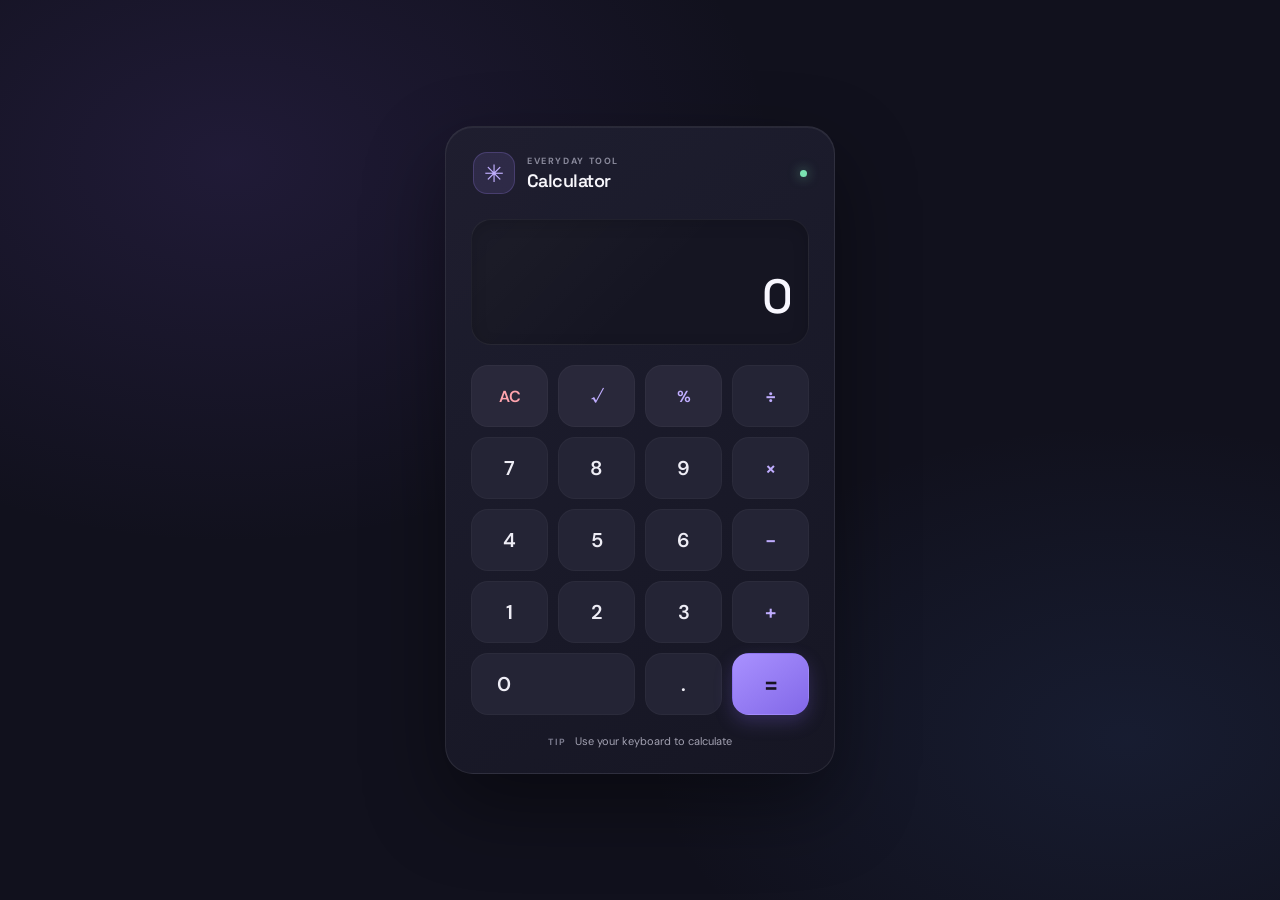
<file: calculator/index.html>
<!DOCTYPE html>
<html lang="en">
  <head>
    <meta charset="UTF-8" />
    <meta name="viewport" content="width=device-width, initial-scale=1.0" />
    <meta name="theme-color" content="#11111d" />
    <link rel="preconnect" href="https://fonts.googleapis.com" />
    <link rel="preconnect" href="https://fonts.gstatic.com" crossorigin />
    <link
      href="https://fonts.googleapis.com/css2?family=DM+Sans:wght@400;500;600;700&family=Space+Grotesk:wght@500;600;700&display=swap"
      rel="stylesheet"
    />
    <link rel="stylesheet" href="style.css" />
    <title>Calculator</title>
  </head>
  <body>
    <main class="calculator" aria-label="Calculator">
      <header class="calculator-header">
        <div class="brand-mark" aria-hidden="true">✳</div>
        <div>
          <p class="eyebrow">EVERYDAY TOOL</p>
          <h1>Calculator</h1>
        </div>
        <span class="live-indicator" aria-label="Ready"></span>
      </header>

      <section class="calculator-screen" aria-label="Calculator display">
        <p class="calculator-expression" aria-hidden="true"></p>
        <input
          type="text"
          class="calculator-display"
          value="0"
          readonly
          aria-label="Result"
          aria-live="polite"
          aria-atomic="true"
        />
      </section>

      <div class="calculator-keys" aria-label="Calculator keys">
        <button class="all-clear utility" type="button" value="AC" aria-label="Clear all">AC</button>
        <button class="operator utility" type="button" value="✔" aria-label="Square root">√</button>
        <button class="operator utility" type="button" value="%" aria-label="Percent">%</button>
        <button class="operator" type="button" value="/" aria-label="Divide">÷</button>

        <button type="button" value="7">7</button>
        <button type="button" value="8">8</button>
        <button type="button" value="9">9</button>
        <button class="operator" type="button" value="*" aria-label="Multiply">×</button>

        <button type="button" value="4">4</button>
        <button type="button" value="5">5</button>
        <button type="button" value="6">6</button>
        <button class="operator" type="button" value="-" aria-label="Subtract">−</button>

        <button type="button" value="1">1</button>
        <button type="button" value="2">2</button>
        <button type="button" value="3">3</button>
        <button class="operator" type="button" value="+" aria-label="Add">+</button>

        <button class="zero" type="button" value="0">0</button>
        <button class="decimal" type="button" value="." aria-label="Decimal point">.</button>
        <button class="equal-sign" type="button" value="=" aria-label="Equals">=</button>
      </div>
      <p class="keyboard-hint">TIP <span>Use your keyboard to calculate</span></p>
    </main>

    <script src="script.js"></script>
  </body>
</html>
</file>
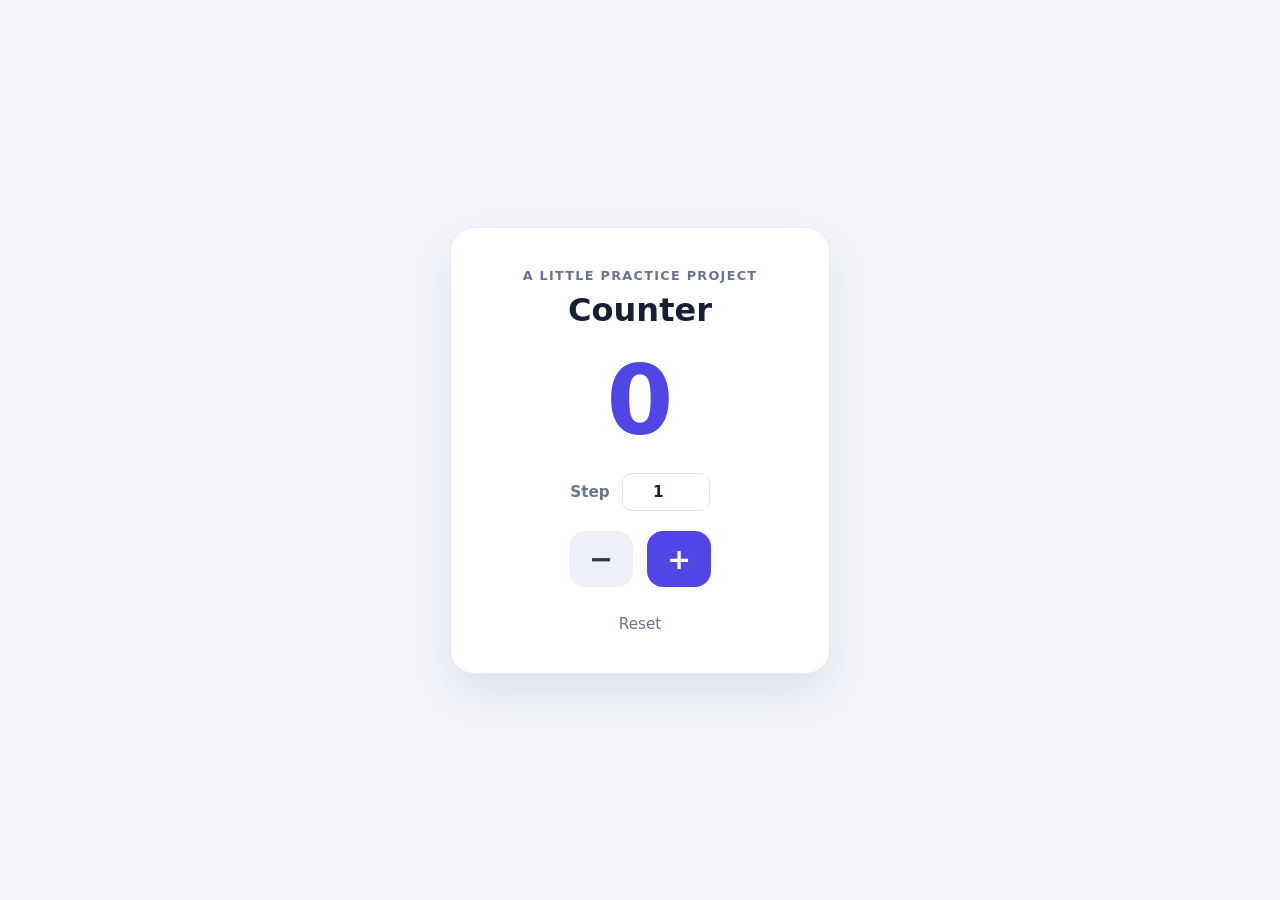
<file: counter-app/index.html>
<!DOCTYPE html>
<html lang="en">
  <head>
    <meta charset="UTF-8">
    <meta name="viewport" content="width=device-width, initial-scale=1.0">
    <meta name="theme-color" content="#f4f6fb">
    <title>Counter App</title>
    <link rel="stylesheet" href="style.css">
    <script src="script.js" defer></script>
  </head>
  <body>
    <main class="counter-card">
      <p class="eyebrow">A little practice project</p>
      <h1>Counter</h1>
      <output class="count" id="count" aria-live="polite" aria-atomic="true">0</output>

      <label class="step-control" for="step">
        Step
        <input id="step" type="number" min="1" step="1" value="1" inputmode="numeric">
      </label>

      <div class="controls" aria-label="Counter controls">
        <button class="control-button secondary" id="decrement" type="button" aria-label="Decrease count">−</button>
        <button class="control-button primary" id="increment" type="button" aria-label="Increase count">+</button>
      </div>
      <button class="reset-button" id="reset" type="button">Reset</button>
    </main>
  </body>
</html>
</file>
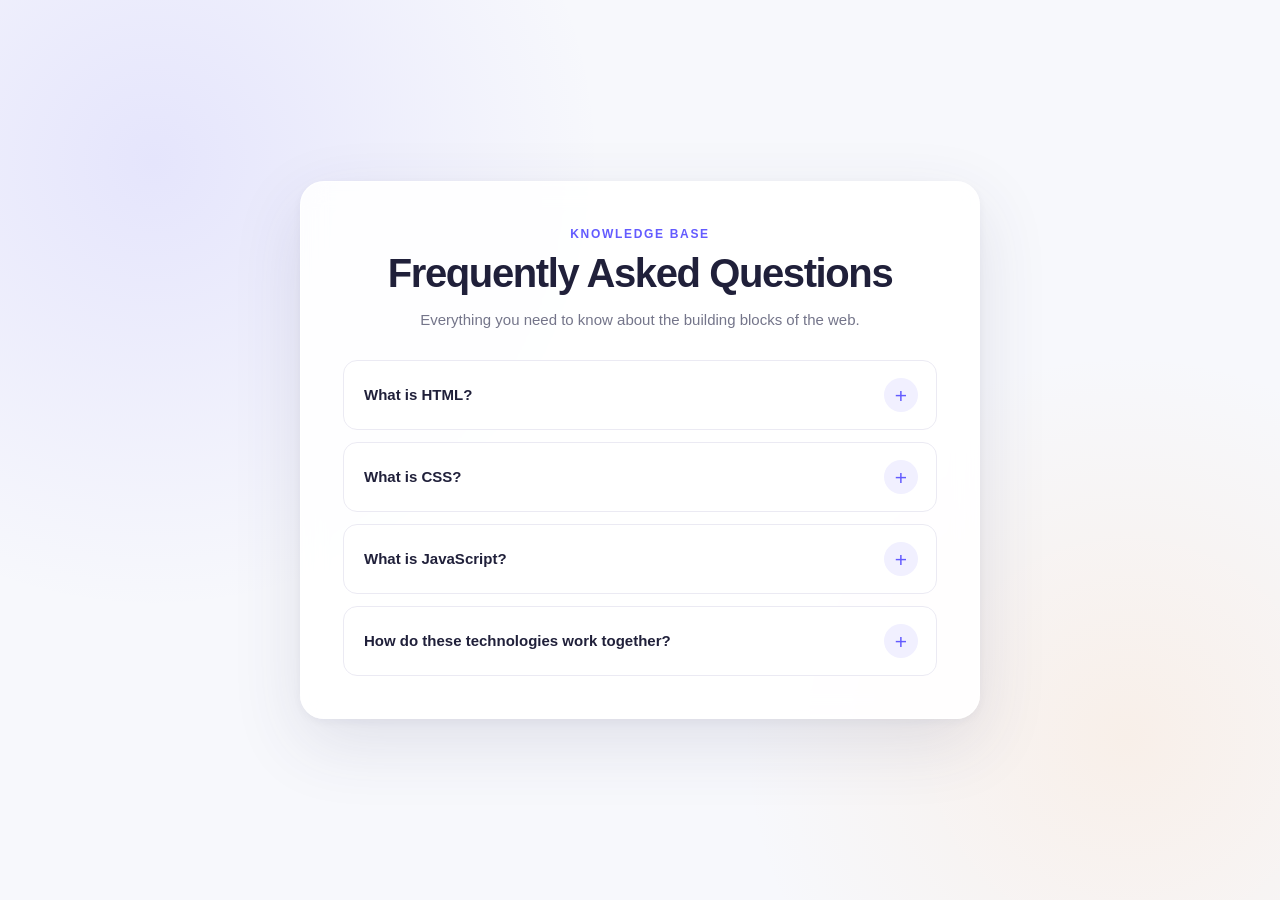
<file: faq-accordion/index.html>
<!DOCTYPE html>
<html lang="en">
  <head>
    <meta charset="UTF-8" />
    <meta name="viewport" content="width=device-width, initial-scale=1.0" />
    <meta name="theme-color" content="#6c63ff" />
    <link rel="stylesheet" href="style.css" />
    <title>FAQ | Learn the basics</title>
  </head>
  <body>
    <main class="page-shell">
      <section class="faq-card" aria-labelledby="faq-title">
        <header class="faq-header">
          <span class="eyebrow">Knowledge base</span>
          <h1 id="faq-title">Frequently Asked Questions</h1>
          <p>Everything you need to know about the building blocks of the web.</p>
        </header>

        <div class="accordion-container" id="accordion"></div>
      </section>
    </main>

    <script src="script.js"></script>
  </body>
</html>
</file>
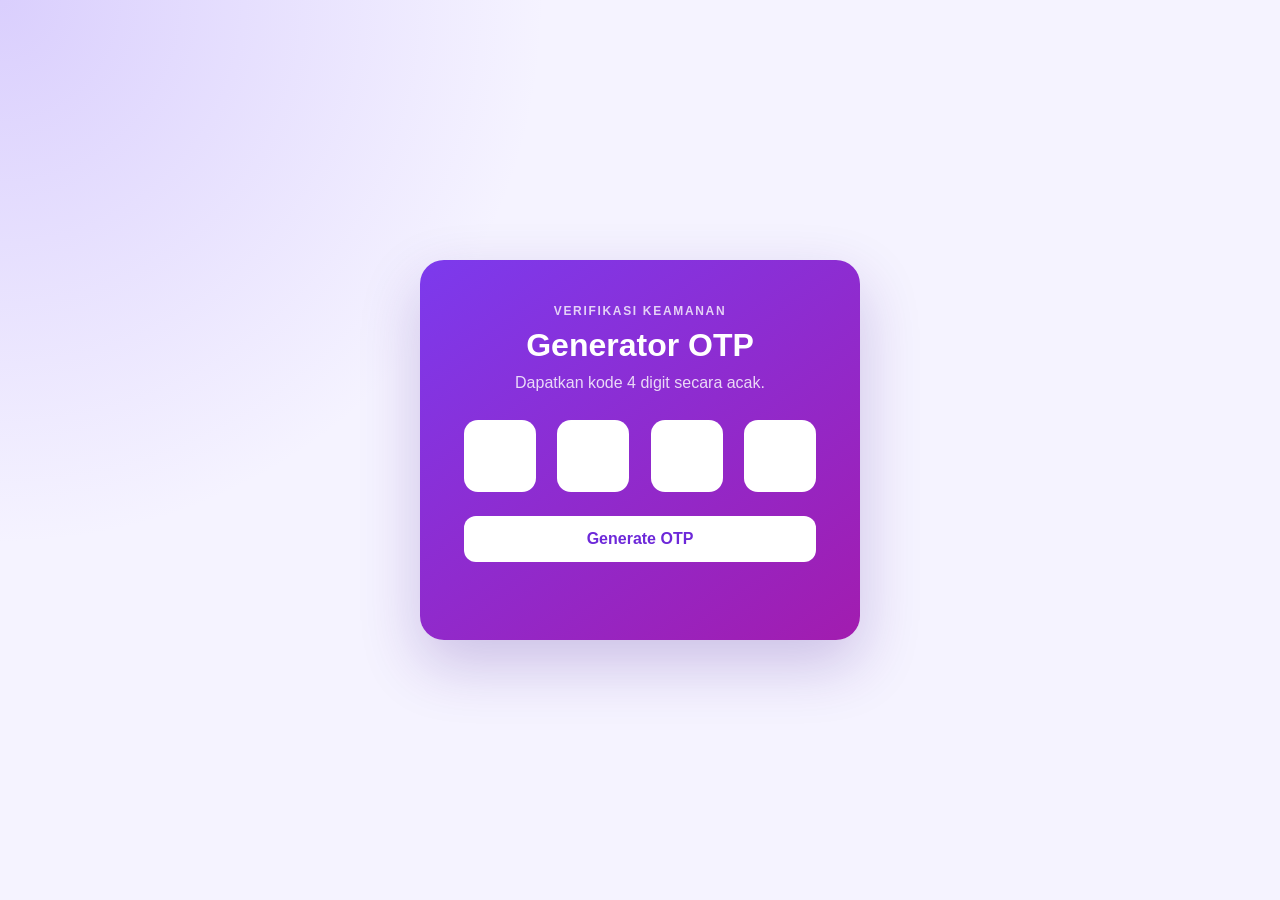
<file: kode-otp/index.html>
<!DOCTYPE html>
<html lang="id">
<head>
    <meta charset="UTF-8">
    <meta name="viewport" content="width=device-width, initial-scale=1.0">
    <meta name="theme-color" content="#6d28d9">
    <link rel="stylesheet" href="style.css">
    <title>Generator OTP</title>
</head>
<body>
    <main class="otp-container">
        <p class="eyebrow">Verifikasi keamanan</p>
        <h1>Generator OTP</h1>
        <p class="description">Dapatkan kode 4 digit secara acak.</p>

        <form id="otp-form" aria-label="Kode OTP">
            <div class="otp-box" aria-label="Masukkan kode 4 digit">
                <input type="text" class="otp-input" inputmode="numeric" pattern="[0-9]*" maxlength="1" aria-label="Digit pertama" autocomplete="one-time-code">
                <input type="text" class="otp-input" inputmode="numeric" pattern="[0-9]*" maxlength="1" aria-label="Digit kedua">
                <input type="text" class="otp-input" inputmode="numeric" pattern="[0-9]*" maxlength="1" aria-label="Digit ketiga">
                <input type="text" class="otp-input" inputmode="numeric" pattern="[0-9]*" maxlength="1" aria-label="Digit keempat">
            </div>

            <button type="submit" id="generate" class="generate-btn">
                <span class="button-label">Generate OTP</span>
                <span class="loading-spinner" aria-hidden="true"></span>
            </button>
            <p id="otp-status" class="otp-status" role="status" aria-live="polite"></p>
        </form>
    </main>

    <script src="script.js"></script>
</body>
</html>
</file>
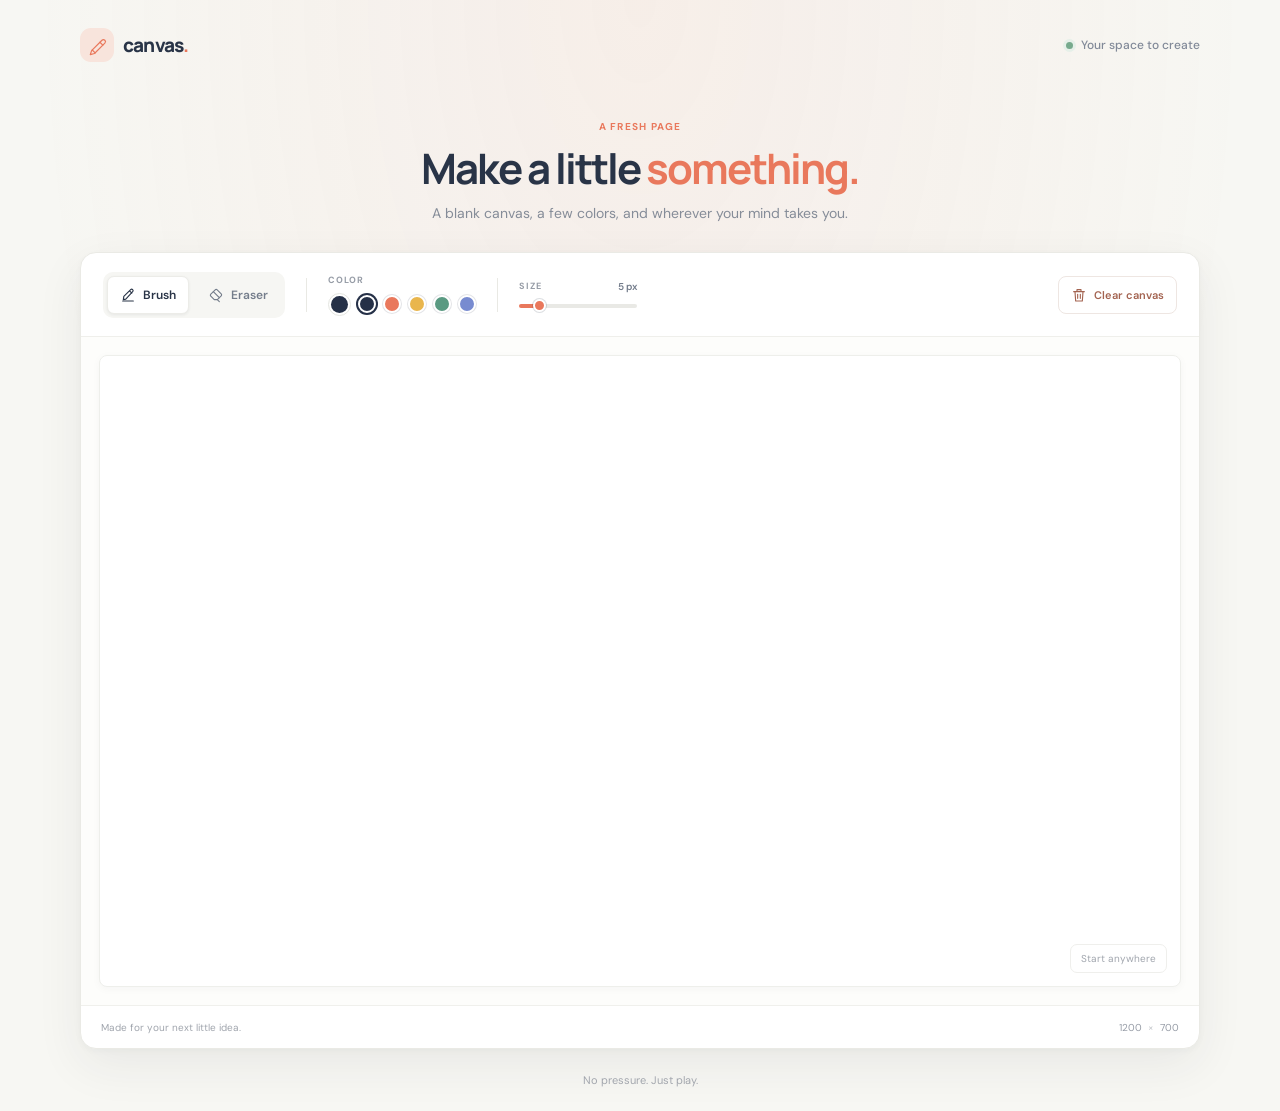
<file: point-app/index.html>
<!DOCTYPE html>
<html lang="en">
  <head>
    <meta charset="UTF-8" />
    <meta name="viewport" content="width=device-width, initial-scale=1.0" />
    <meta
      name="description"
      content="A simple, relaxing digital canvas for your sketches and ideas."
    />
    <link rel="preconnect" href="https://fonts.googleapis.com" />
    <link rel="preconnect" href="https://fonts.gstatic.com" crossorigin />
    <link
      href="https://fonts.googleapis.com/css2?family=DM+Sans:wght@400;500;600;700&family=Manrope:wght@500;600;700;800&display=swap"
      rel="stylesheet"
    />
    <link rel="stylesheet" href="style.css" />
    <title>Canvas — A little space to create</title>
  </head>
  <body>
    <main class="app-shell">
      <header class="app-header">
        <a class="brand" href="#" aria-label="Canvas home">
          <span class="brand-mark" aria-hidden="true">
            <svg viewBox="0 0 32 32" fill="none">
              <path d="M7 23.8 22.8 8a3.1 3.1 0 0 1 4.4 4.4L11.4 28.2 5 30l2-6.2Z" />
              <path d="m19.7 11.1 4.4 4.4M8 22.8l4.4 4.4" />
            </svg>
          </span>
          <span>canvas<span class="brand-period">.</span></span>
        </a>
        <span class="header-note"><span class="status-dot"></span> Your space to create</span>
      </header>

      <section class="intro" aria-labelledby="page-title">
        <p class="eyebrow">A FRESH PAGE</p>
        <h1 id="page-title">Make a little <span>something.</span></h1>
        <p class="intro-copy">A blank canvas, a few colors, and wherever your mind takes you.</p>
      </section>

      <section class="studio" aria-label="Drawing studio">
        <div class="toolbar" role="toolbar" aria-label="Drawing tools">
          <div class="tool-group" aria-label="Tools">
            <button class="tool-button active" id="brush" type="button" aria-pressed="true">
              <svg viewBox="0 0 24 24" aria-hidden="true">
                <path d="m14.7 6.3 3 3M5 19l3.7-.8L19 6.9a2.1 2.1 0 0 0-3-3L5.7 14.2 5 19Z" />
                <path d="M4 21h16" />
              </svg>
              <span>Brush</span>
            </button>
            <button class="tool-button" id="eraser" type="button" aria-pressed="false">
              <svg viewBox="0 0 24 24" aria-hidden="true">
                <path d="m7.2 16.8-3-3a2.1 2.1 0 0 1 0-3l6.6-6.6a2.1 2.1 0 0 1 3 0l6 6a2.1 2.1 0 0 1 0 3L14 19H9.4l-2.2-2.2Z" />
                <path d="m8 7 9 9M14 19l3 3" />
              </svg>
              <span>Eraser</span>
            </button>
          </div>

          <span class="toolbar-divider" aria-hidden="true"></span>

          <div class="color-controls">
            <label class="control-label" for="colorPicker">COLOR</label>
            <div class="color-options">
              <input
                type="color"
                value="#253047"
                id="colorPicker"
                aria-label="Choose a drawing color"
                title="Choose a drawing color"
              />
              <button class="color-swatch" type="button" data-color="#253047" aria-label="Ink" style="--swatch-color: #253047"></button>
              <button class="color-swatch" type="button" data-color="#e9785c" aria-label="Coral" style="--swatch-color: #e9785c"></button>
              <button class="color-swatch" type="button" data-color="#e9b64d" aria-label="Sunshine" style="--swatch-color: #e9b64d"></button>
              <button class="color-swatch" type="button" data-color="#5a9a82" aria-label="Sage" style="--swatch-color: #5a9a82"></button>
              <button class="color-swatch" type="button" data-color="#788bd0" aria-label="Periwinkle" style="--swatch-color: #788bd0"></button>
            </div>
          </div>

          <span class="toolbar-divider size-divider" aria-hidden="true"></span>

          <div class="size-control">
            <label class="control-label" for="brushSize">
              SIZE <span id="sizeValue" aria-live="polite">5 px</span>
            </label>
            <input id="brushSize" type="range" min="1" max="30" value="5" />
          </div>

          <button class="clear-button" id="clear" type="button">
            <svg viewBox="0 0 24 24" aria-hidden="true">
              <path d="M4 7h16M10 11v6m4-6v6M6 7l1 14h10l1-14M9 7V4h6v3" />
            </svg>
            <span>Clear canvas</span>
          </button>
        </div>

        <div class="canvas-frame">
          <canvas id="canvas" width="1200" height="700" aria-label="Drawing canvas">
            Your browser does not support the drawing canvas.
          </canvas>
          <span class="canvas-hint" aria-hidden="true">Start anywhere</span>
        </div>
        <footer class="studio-footer">
          <span>Made for your next little idea.</span>
          <span class="canvas-size">1200 <span aria-hidden="true">×</span> 700</span>
        </footer>
      </section>

      <footer class="page-footer">No pressure. Just play.</footer>
    </main>
    <script src="script.js"></script>
  </body>
</html>
</file>
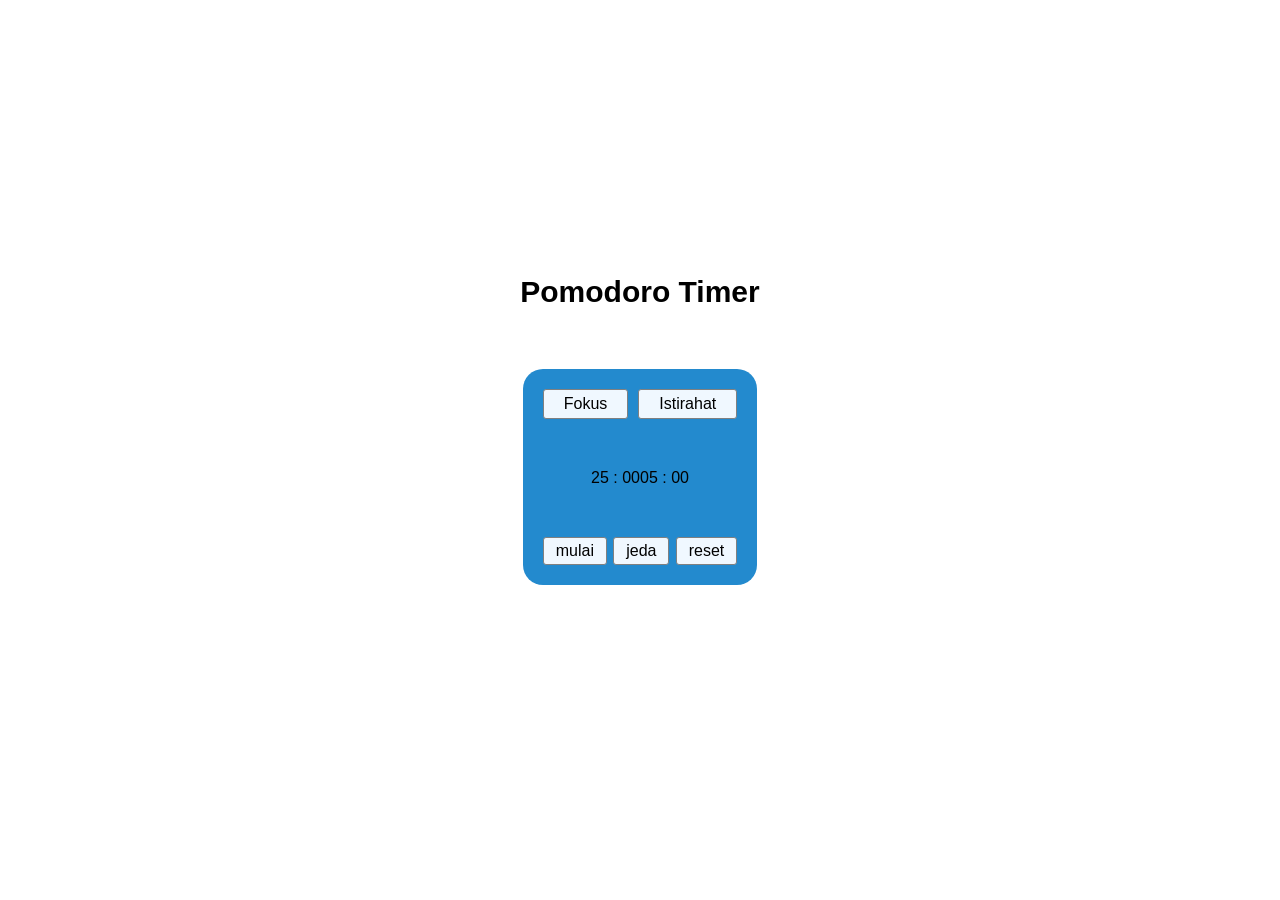
<file: pomodoro/index.html>
<!doctype html>
<html lang="id">
  <head>
    <meta charset="UTF-8" />
    <meta name="viewport" content="width=device-width, initial-scale=1.0" />
    <link rel="stylesheet" href="style.css" />
    <title>Pomodoro waktu</title>
  </head>
  <body>
    <h1>Pomodoro Timer</h1>

    <main class="card-pomodoro">
      <div class="card2-podomoro">
        <div class="info">
          <button id="fokus">Fokus</button>
          <button id="istirahat">Istirahat</button>
        </div>

        <div class="timer">
          <div id="timer-fokus">25 : 00</div>
          <div id="timer-rehat">05 : 00</div>
        </div>

        <div class="operator">
          <button class="mulai">mulai</button>
          <button class="jeda">jeda</button>
          <button class="reset">reset</button>
        </div>
      </div>
      <p id="element"></p>
    </main>

    <script src="script.js"></script>
  </body>
</html>
</file>
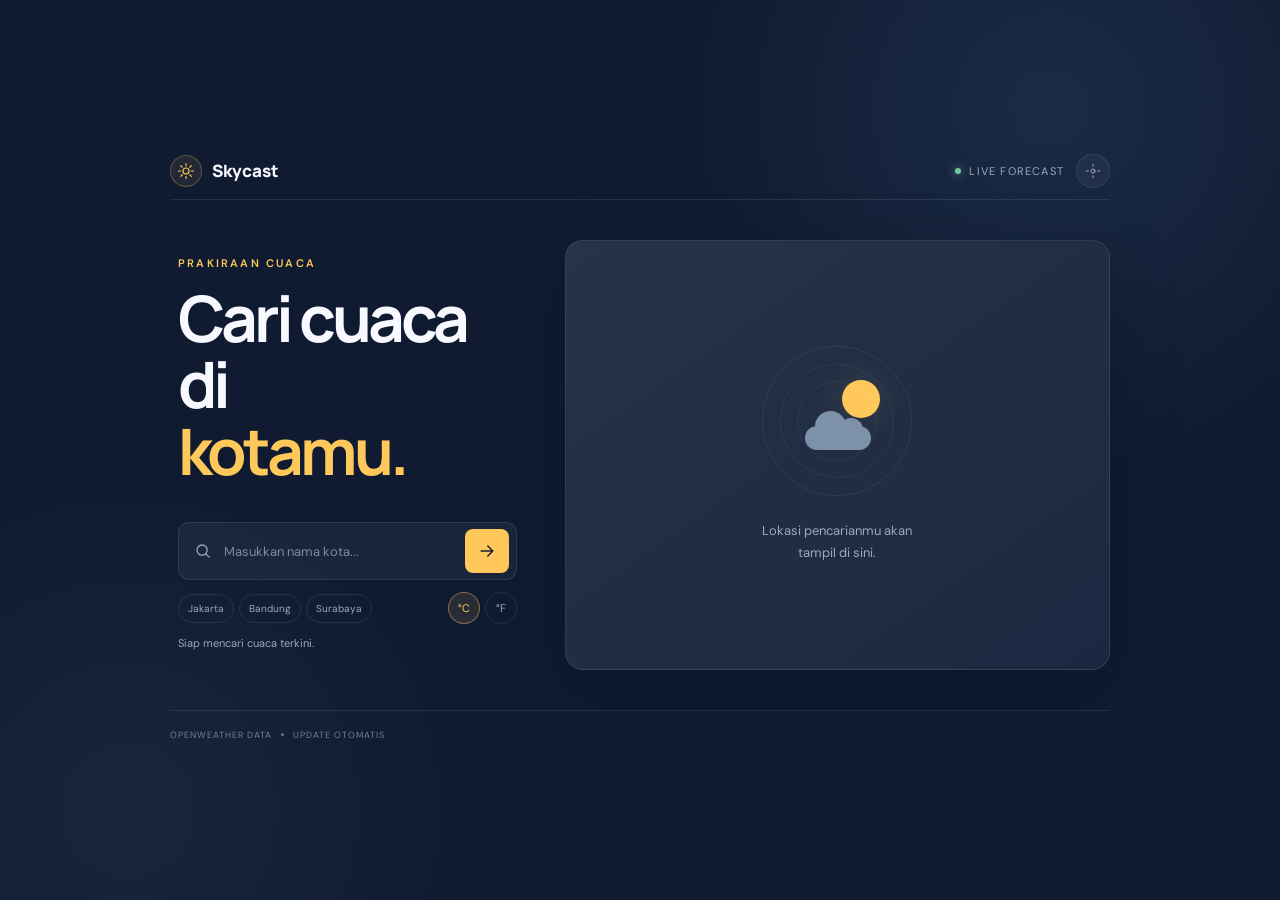
<file: weather-app/index.html>
<!DOCTYPE html>
<html lang="id">
<head>
    <meta charset="UTF-8">
    <meta name="viewport" content="width=device-width, initial-scale=1.0">
    <meta name="theme-color" content="#101b32">
    <title>Skycast — Prakiraan Cuaca</title>
    <link rel="stylesheet" href="style.css">
</head>
<body>
    <main class="weather-app">
        <header class="topbar">
            <a class="brand" href="#" aria-label="Skycast beranda">
                <span class="brand-icon" aria-hidden="true">
                    <svg viewBox="0 0 24 24" fill="none">
                        <circle cx="12" cy="12" r="4"></circle>
                        <path d="M12 2v3M12 19v3M2 12h3M19 12h3M4.9 4.9 7 7M17 17l2.1 2.1M19.1 4.9 17 7M7 17l-2.1 2.1"></path>
                    </svg>
                </span>
                <span>Skycast</span>
            </a>
            <div class="header-actions">
                <div class="header-status"><span></span> Live forecast</div>
                <button class="location-button" id="locationButton" type="button" aria-label="Gunakan lokasi perangkat">
                    <svg viewBox="0 0 24 24" fill="none" aria-hidden="true">
                        <circle cx="12" cy="12" r="3"></circle>
                        <path d="M12 2v3M12 19v3M2 12h3M19 12h3"></path>
                    </svg>
                </button>
            </div>
        </header>

        <section class="workspace">
            <div class="search-area" aria-labelledby="page-title">
                <p class="eyebrow">Prakiraan cuaca</p>
                <h1 id="page-title">Cari cuaca di<br><span>kotamu.</span></h1>

                <form class="search" id="weatherForm">
                    <label class="sr-only" for="cityInput">Nama kota</label>
                    <span class="search-icon" aria-hidden="true">
                        <svg viewBox="0 0 24 24" fill="none">
                            <circle cx="10.8" cy="10.8" r="6.8"></circle>
                            <path d="m16 16 4.2 4.2"></path>
                        </svg>
                    </span>
                    <input id="cityInput" name="city" type="search" placeholder="Masukkan nama kota..." autocomplete="off" required>
                    <button type="submit" aria-label="Cari cuaca">
                        <svg viewBox="0 0 24 24" fill="none" aria-hidden="true">
                            <path d="M5 12h14M13 6l6 6-6 6"></path>
                        </svg>
                    </button>
                </form>

                <div class="search-options">
                    <div class="quick-cities" aria-label="Kota populer">
                        <button type="button" data-city="Jakarta">Jakarta</button>
                        <button type="button" data-city="Bandung">Bandung</button>
                        <button type="button" data-city="Surabaya">Surabaya</button>
                    </div>
                    <div class="unit-toggle" aria-label="Satuan suhu">
                        <button type="button" class="active" data-unit="metric" aria-pressed="true">°C</button>
                        <button type="button" data-unit="imperial" aria-pressed="false">°F</button>
                    </div>
                </div>

                <div class="message" id="weatherMessage" role="status" aria-live="polite">Siap mencari cuaca terkini.</div>
            </div>

            <section class="weather-result" id="weatherInfo" aria-live="polite" aria-label="Hasil cuaca">
                <div class="empty-state">
                    <div class="empty-orbit" aria-hidden="true">
                        <span class="empty-sun"></span>
                        <span class="empty-cloud"></span>
                    </div>
                    <p>Lokasi pencarianmu akan<br>tampil di sini.</p>
                </div>
            </section>
        </section>

        <footer class="footer">
            <span>OpenWeather data</span>
            <span class="footer-dot" aria-hidden="true"></span>
            <span>Update otomatis</span>
        </footer>
    </main>

    <script src="script.js"></script>
</body>
</html>
</file>
<file: calculator/style.css>
:root {
  color-scheme: dark;
  font-family: "DM Sans", sans-serif;
  background: #11111d;
  color: #f7f6fb;
  font-synthesis: none;
  text-rendering: optimizeLegibility;
  --muted: #89899b;
  --surface: #1b1b2a;
  --key: #242435;
  --accent: #a48bff;
}

* {
  box-sizing: border-box;
}

body {
  display: grid;
  min-height: 100vh;
  min-height: 100dvh;
  place-items: center;
  margin: 0;
  padding: 24px 16px;
  overflow-x: hidden;
  background:
    radial-gradient(ellipse at 18% 18%, rgb(111 76 190 / 16%), transparent 34rem),
    radial-gradient(ellipse at 88% 82%, rgb(67 110 192 / 12%), transparent 30rem),
    #11111d;
}

body::before,
body::after {
  position: fixed;
  z-index: -1;
  width: 220px;
  height: 220px;
  border: 1px solid rgb(164 139 255 / 10%);
  border-radius: 50%;
  content: "";
  animation: orbit 18s linear infinite;
}

body::before {
  top: 10%;
  left: 8%;
}

body::after {
  right: 7%;
  bottom: 8%;
  width: 300px;
  height: 300px;
  animation-direction: reverse;
  animation-duration: 24s;
}

.calculator {
  width: min(100%, 390px);
  padding: 25px;
  border: 1px solid rgb(255 255 255 / 8%);
  border-radius: 28px;
  background: linear-gradient(145deg, rgb(31 31 48 / 96%), rgb(23 23 36 / 96%));
  box-shadow:
    0 32px 80px rgb(0 0 0 / 42%),
    inset 0 1px 0 rgb(255 255 255 / 6%);
  animation: card-enter 650ms cubic-bezier(0.2, 0.8, 0.2, 1) both;
}

.calculator-header {
  display: flex;
  align-items: center;
  gap: 12px;
  margin: 0 2px 25px;
}

.brand-mark {
  display: grid;
  width: 42px;
  height: 42px;
  place-items: center;
  border: 1px solid rgb(164 139 255 / 22%);
  border-radius: 14px;
  background: rgb(164 139 255 / 12%);
  color: #c1afff;
  font-size: 24px;
}

.eyebrow {
  margin: 0 0 2px;
  color: var(--muted);
  font-size: 9px;
  font-weight: 700;
  letter-spacing: 0.18em;
}

h1 {
  margin: 0;
  font-family: "Space Grotesk", sans-serif;
  font-size: 18px;
  font-weight: 600;
  letter-spacing: -0.03em;
}

.live-indicator {
  width: 7px;
  height: 7px;
  margin-left: auto;
  border-radius: 50%;
  background: #7be2b1;
  box-shadow: 0 0 12px rgb(123 226 177 / 65%);
  animation: breathe 2s ease-in-out infinite;
}

.calculator-screen {
  display: flex;
  min-width: 0;
  height: 126px;
  flex-direction: column;
  align-items: flex-end;
  justify-content: flex-end;
  margin-bottom: 20px;
  padding: 17px 18px;
  overflow: hidden;
  border: 1px solid rgb(255 255 255 / 5%);
  border-radius: 20px;
  background:
    linear-gradient(135deg, rgb(255 255 255 / 3%), transparent 55%),
    #151522;
  box-shadow: inset 0 4px 16px rgb(0 0 0 / 14%);
}

.calculator-expression {
  width: 100%;
  min-height: 20px;
  margin: 0 0 5px;
  overflow: hidden;
  color: var(--muted);
  font-size: 13px;
  text-align: right;
  text-overflow: ellipsis;
  white-space: nowrap;
}

.calculator-display {
  width: 100%;
  padding: 0;
  border: 0;
  outline: 0;
  background: transparent;
  color: #f8f7ff;
  font-family: "Space Grotesk", sans-serif;
  font-size: clamp(36px, 11vw, 48px);
  font-weight: 500;
  letter-spacing: -0.055em;
  text-align: right;
  text-overflow: clip;
  transition: color 180ms ease;
}

.calculator-display.is-result {
  color: #c2b3ff;
  animation: result-pop 260ms ease-out;
}

.calculator-keys {
  display: grid;
  grid-template-columns: repeat(4, minmax(0, 1fr));
  gap: 10px;
}

button {
  position: relative;
  min-width: 0;
  height: 62px;
  overflow: hidden;
  border: 1px solid rgb(255 255 255 / 3%);
  border-radius: 17px;
  background: var(--key);
  color: #eeedf5;
  cursor: pointer;
  font: 600 20px "DM Sans", sans-serif;
  -webkit-tap-highlight-color: transparent;
  transition:
    transform 150ms ease,
    background-color 180ms ease,
    border-color 180ms ease,
    box-shadow 180ms ease;
}

button:hover {
  transform: translateY(-2px);
  border-color: rgb(255 255 255 / 10%);
  background: #303044;
}

button:active {
  transform: scale(0.94);
}

button:focus-visible {
  outline: 2px solid #c1afff;
  outline-offset: 3px;
}

button.utility {
  background: #29283a;
  color: #c6c3d5;
  font-size: 16px;
}

button.utility:hover {
  background: #37354b;
}

button.operator {
  color: #c0adff;
}

button.operator.is-selected {
  border-color: rgb(164 139 255 / 55%);
  background: rgb(164 139 255 / 22%);
  box-shadow: 0 0 18px rgb(164 139 255 / 12%);
}

button.all-clear {
  color: #ffa4ae;
}

button.equal-sign {
  border-color: transparent;
  background: linear-gradient(145deg, #a991ff, #8268e8);
  box-shadow: 0 7px 18px rgb(130 104 232 / 25%);
  color: #171322;
  font-size: 25px;
}

button.equal-sign:hover {
  background: linear-gradient(145deg, #bbaaff, #977fff);
  box-shadow: 0 9px 22px rgb(130 104 232 / 38%);
}

.zero {
  grid-column: span 2;
  text-align: left;
  padding-left: 25px;
}

.keyboard-hint {
  margin: 19px 0 0;
  color: #7e7e91;
  font-size: 9px;
  font-weight: 700;
  letter-spacing: 0.16em;
  text-align: center;
}

.keyboard-hint span {
  margin-left: 5px;
  color: #a2a1b1;
  font-size: 11px;
  font-weight: 400;
  letter-spacing: 0;
}

@keyframes card-enter {
  from {
    opacity: 0;
    transform: translateY(18px) scale(0.98);
  }
  to {
    opacity: 1;
    transform: translateY(0) scale(1);
  }
}

@keyframes result-pop {
  50% {
    transform: scale(1.035);
  }
}

@keyframes breathe {
  50% {
    opacity: 0.5;
    box-shadow: 0 0 5px rgb(123 226 177 / 35%);
  }
}

@keyframes orbit {
  to {
    transform: rotate(360deg);
  }
}

@media (max-width: 420px) {
  .calculator {
    padding: 20px;
    border-radius: 25px;
  }

  button {
    height: 58px;
    border-radius: 15px;
  }

  .calculator-keys {
    gap: 8px;
  }
}

@media (prefers-reduced-motion: reduce) {
  *,
  *::before,
  *::after {
    scroll-behavior: auto !important;
    animation-duration: 0.01ms !important;
    animation-iteration-count: 1 !important;
    transition-duration: 0.01ms !important;
  }
}
</file>
<file: counter-app/style.css>
:root {
  color-scheme: light;
  font-family: Inter, ui-sans-serif, system-ui, -apple-system, BlinkMacSystemFont, "Segoe UI", sans-serif;
  color: #172033;
  background: #f4f6fb;
}

* {
  box-sizing: border-box;
}

body {
  min-width: 280px;
  min-height: 100vh;
  margin: 0;
  display: grid;
  place-items: center;
  padding: 24px;
}

.counter-card {
  width: min(100%, 380px);
  padding: 40px 32px 32px;
  text-align: center;
  background: #ffffff;
  border: 1px solid #e8ebf3;
  border-radius: 24px;
  box-shadow: 0 20px 50px rgb(34 48 78 / 10%);
}

.eyebrow {
  margin: 0 0 8px;
  color: #69758d;
  font-size: 0.8rem;
  font-weight: 700;
  letter-spacing: 0.1em;
  text-transform: uppercase;
}

h1 {
  margin: 0;
  font-size: 2rem;
}

.count {
  display: block;
  margin: 24px 0;
  color: #4f46e5;
  font-size: clamp(4rem, 20vw, 6rem);
  font-variant-numeric: tabular-nums;
  font-weight: 750;
  line-height: 1;
}

.step-control {
  display: flex;
  align-items: center;
  justify-content: center;
  gap: 12px;
  margin-bottom: 20px;
  color: #69758d;
  font-size: 0.95rem;
  font-weight: 600;
}

.step-control input {
  width: 88px;
  padding: 9px 10px;
  color: #172033;
  background: #ffffff;
  border: 1px solid #dfe3ed;
  border-radius: 10px;
  font: inherit;
  text-align: center;
}

.step-control input:focus-visible {
  outline: 3px solid #a5b4fc;
  outline-offset: 2px;
}

.controls {
  display: flex;
  justify-content: center;
  gap: 14px;
}

.control-button {
  width: 64px;
  height: 56px;
  border: 0;
  border-radius: 16px;
  font: inherit;
  font-size: 1.8rem;
  font-weight: 600;
  cursor: pointer;
  transition: transform 120ms ease, background-color 120ms ease;
}

.control-button:hover {
  transform: translateY(-2px);
}

.control-button:active {
  transform: translateY(0);
}

.control-button:focus-visible,
.reset-button:focus-visible {
  outline: 3px solid #a5b4fc;
  outline-offset: 3px;
}

.primary {
  color: #ffffff;
  background: #4f46e5;
}

.primary:hover {
  background: #4338ca;
}

.secondary {
  color: #303b52;
  background: #eef0f7;
}

.secondary:hover {
  background: #e2e6f0;
}

.reset-button {
  margin-top: 20px;
  padding: 8px 14px;
  color: #69758d;
  background: transparent;
  border: 0;
  border-radius: 8px;
  font: inherit;
  font-size: 0.95rem;
  cursor: pointer;
}

.reset-button:hover {
  color: #303b52;
  background: #f4f6fb;
}

@media (prefers-reduced-motion: reduce) {
  *,
  *::before,
  *::after {
    transition-duration: 0.01ms !important;
  }
}
</file>
<file: faq-accordion/style.css>
:root {
  color-scheme: light;
  --primary: #635bff;
  --primary-dark: #4c43d8;
  --ink: #20203a;
  --muted: #74758a;
  --surface: #ffffff;
  --line: #ebeaf3;
}

* {
  box-sizing: border-box;
}

body,
h1,
p {
  margin: 0;
  padding: 0;
}

body {
  min-height: 100vh;
  font-family: Inter, "Segoe UI", Arial, sans-serif;
  color: var(--ink);
  background:
    radial-gradient(circle at 12% 18%, rgba(99, 91, 255, 0.12), transparent 28rem),
    radial-gradient(circle at 88% 82%, rgba(255, 180, 104, 0.13), transparent 24rem),
    #f7f8fc;
}

.page-shell {
  min-height: 100vh;
  display: grid;
  place-items: center;
  padding: 48px 20px;
}

.faq-card {
  width: min(680px, 100%);
  padding: 42px;
  border: 1px solid rgba(255, 255, 255, 0.8);
  border-radius: 24px;
  background: rgba(255, 255, 255, 0.9);
  box-shadow:
    0 24px 70px rgba(57, 54, 99, 0.12),
    0 3px 12px rgba(57, 54, 99, 0.05);
  backdrop-filter: blur(12px);
}

.faq-header {
  margin-bottom: 28px;
  text-align: center;
}

.eyebrow {
  display: inline-block;
  margin-bottom: 10px;
  color: var(--primary);
  font-size: 12px;
  font-weight: 800;
  letter-spacing: 0.14em;
  text-transform: uppercase;
}

.faq-header h1 {
  font-size: clamp(28px, 5vw, 40px);
  line-height: 1.12;
  letter-spacing: -0.035em;
}

.faq-header p {
  max-width: 470px;
  margin: 12px auto 0;
  color: var(--muted);
  font-size: 15px;
  line-height: 1.65;
}

.accordion-container {
  display: grid;
  gap: 12px;
}

.accordion-item {
  overflow: hidden;
  border: 1px solid var(--line);
  border-radius: 14px;
  background: var(--surface);
  transition: border-color 0.25s ease, box-shadow 0.25s ease, transform 0.25s ease;
}

.accordion-item:hover {
  border-color: #d9d7ee;
  box-shadow: 0 8px 24px rgba(57, 54, 99, 0.07);
  transform: translateY(-1px);
}

.accordion-item.open {
  border-color: rgba(99, 91, 255, 0.28);
  box-shadow: 0 10px 28px rgba(99, 91, 255, 0.09);
}

.accordion-header {
  width: 100%;
  min-height: 68px;
  display: flex;
  align-items: center;
  justify-content: space-between;
  gap: 20px;
  padding: 17px 18px 17px 20px;
  border: 0;
  background: transparent;
  color: var(--ink);
  cursor: pointer;
  font: 700 15px/1.35 Inter, "Segoe UI", Arial, sans-serif;
  text-align: left;
  transition: color 0.25s ease;
}

.accordion-header:hover {
  color: var(--primary-dark);
}

.accordion-header:focus-visible {
  outline: 3px solid rgba(99, 91, 255, 0.22);
  outline-offset: -3px;
  border-radius: 14px;
}

.accordion-icon {
  flex: 0 0 34px;
  width: 34px;
  height: 34px;
  display: grid;
  place-items: center;
  border-radius: 50%;
  background: #f1f0ff;
  color: var(--primary);
  font-size: 21px;
  font-weight: 400;
  line-height: 1;
  transition: transform 0.35s cubic-bezier(0.4, 0, 0.2, 1), background 0.25s ease;
}

.accordion-header.active .accordion-icon {
  transform: rotate(45deg);
  background: var(--primary);
  color: #fff;
}

.accordion-content {
  max-height: 0;
  overflow: hidden;
  opacity: 0;
  transition: max-height 0.35s cubic-bezier(0.4, 0, 0.2, 1), opacity 0.25s ease;
}

.accordion-content p {
  margin: 0 20px;
  padding: 0 0 20px;
  border-top: 1px solid var(--line);
  padding-top: 15px;
  color: var(--muted);
  font-size: 14px;
  line-height: 1.75;
}

.accordion-header.active + .accordion-content {
  opacity: 1;
}

@media (max-width: 600px) {
  .page-shell {
    align-items: start;
    padding: 20px 12px;
  }

  .faq-card {
    padding: 28px 16px 16px;
    border-radius: 18px;
  }

  .faq-header {
    margin-bottom: 22px;
  }

  .faq-header p {
    font-size: 14px;
  }

  .accordion-header {
    min-height: 62px;
    padding: 14px 12px 14px 14px;
  }

  .accordion-content p {
    margin: 0 14px;
  }
}

@media (prefers-reduced-motion: reduce) {
  *,
  *::before,
  *::after {
    scroll-behavior: auto !important;
    transition-duration: 0.01ms !important;
  }
}
</file>
<file: kode-otp/style.css>
* {
    margin: 0;
    padding: 0;
    box-sizing: border-box;
}

:root {
    color-scheme: light;
}

body {
    min-height: 100vh;
    background:
        radial-gradient(circle at top left, rgba(167, 139, 250, 0.35), transparent 34rem),
        #f5f3ff;
    font-family: Inter, "Segoe UI", Arial, sans-serif;
    display: flex;
    justify-content: center;
    align-items: center;
    padding: 24px;
}

.otp-container {
    text-align: center;
    background: linear-gradient(145deg, #7c3aed, #a21caf);
    padding: 44px;
    border-radius: 24px;
    box-shadow: 0 24px 60px rgba(76, 29, 149, 0.24);
    width: 100%;
    max-width: 440px;
    color: #fff;
}

.eyebrow {
    margin-bottom: 8px;
    font-size: 12px;
    font-weight: 800;
    letter-spacing: 0.14em;
    text-transform: uppercase;
    opacity: 0.78;
}

h1 {
    font-size: 32px;
    line-height: 1.2;
    color: #ffffff;
}

.description {
    margin: 10px 0 28px;
    color: rgba(255, 255, 255, 0.82);
}

.otp-box {
    display: flex;
    justify-content: space-between;
    gap: 12px;
    margin-bottom: 24px;
}

.otp-input {
    width: 72px;
    height: 72px;
    min-width: 0;
    font: 800 32px/1 "Segoe UI", sans-serif;
    text-align: center;
    background-color: #ffffff;
    border: 2px solid rgba(255, 255, 255, 0.75);
    border-radius: 14px;
    color: #3b0764;
    outline: none;
    transition: transform 0.2s, box-shadow 0.2s, border-color 0.2s;
}

.otp-input:focus {
    border-color: #fbcfe8;
    box-shadow: 0 0 0 4px rgba(251, 207, 232, 0.24);
    transform: translateY(-3px);
}

.generate-btn {
    display: inline-flex;
    align-items: center;
    justify-content: center;
    gap: 10px;
    background-color: #ffffff;
    color: #6d28d9;
    border: none;
    padding: 14px 24px;
    font-size: 16px;
    font-weight: 800;
    cursor: pointer;
    border-radius: 12px;
    transition: background-color 0.2s, transform 0.2s, box-shadow 0.2s;
    width: 100%;
}

.generate-btn:hover:not(:disabled) {
    background-color: #faf5ff;
    transform: scale(1.05);
    box-shadow: 0 10px 24px rgba(46, 16, 101, 0.18);
}

.generate-btn:focus-visible {
    outline: 3px solid #fbcfe8;
    outline-offset: 3px;
}

.generate-btn:disabled {
    cursor: wait;
    opacity: 0.78;
}

.otp-status {
    min-height: 20px;
    margin-top: 14px;
    font-size: 14px;
    color: rgba(255, 255, 255, 0.9);
}

@keyframes pop {
    0% { transform: scale(0.8); opacity: 0.5; }
    55% { transform: scale(1.12); opacity: 1; }
    100% {
        transform: scale(1);
        opacity: 1;
    }
}

.otp-input.animated {
    animation: pop 0.4s ease-in-out;
}

@keyframes spinner {
    to { transform: rotate(360deg); }
}

.loading-spinner {
    display: none;
    width: 18px;
    height: 18px;
    border: 2px solid rgba(109, 40, 217, 0.22);
    border-top-color: #6d28d9;
    border-radius: 50%;
    animation: spinner 1s linear infinite;
}

.generate-btn.is-loading .loading-spinner {
    display: block;
}

@media (max-width: 480px) {
    body {
        padding: 16px;
    }

    .otp-container {
        padding: 32px 20px;
        border-radius: 20px;
    }

    h1 {
        font-size: 24px;
    }

    .otp-box {
        gap: 8px;
    }

    .otp-input {
        height: 64px;
        font-size: 28px;
    }
}
</file>
<file: point-app/style.css>
:root {
  color-scheme: light;
  font-family: "DM Sans", sans-serif;
  color: #293447;
  background: #f7f7f3;
  font-synthesis: none;
  text-rendering: optimizeLegibility;
  -webkit-font-smoothing: antialiased;
  --ink: #293447;
  --muted: #9299a5;
  --line: #e9e9e4;
  --accent: #e9785c;
}

* {
  box-sizing: border-box;
}

body {
  min-width: 320px;
  min-height: 100vh;
  margin: 0;
  background:
    radial-gradient(ellipse at 50% 0%, rgba(233, 120, 92, 0.075), transparent 38rem),
    #f7f7f3;
}

button,
input {
  font: inherit;
}

button {
  color: inherit;
}

.app-shell {
  width: min(1120px, calc(100% - 64px));
  margin: 0 auto;
  padding: 28px 0 24px;
}

.app-header,
.brand,
.header-note,
.tool-button,
.clear-button,
.studio-footer {
  display: flex;
  align-items: center;
}

.app-header {
  justify-content: space-between;
}

.brand {
  gap: 9px;
  color: var(--ink);
  font-family: "Manrope", sans-serif;
  font-size: 19px;
  font-weight: 800;
  letter-spacing: -0.8px;
  text-decoration: none;
}

.brand-mark {
  display: grid;
  width: 34px;
  height: 34px;
  place-items: center;
  border-radius: 11px;
  background: #f8e4dc;
  color: var(--accent);
}

.brand-mark svg {
  width: 21px;
  stroke: currentColor;
  stroke-linecap: round;
  stroke-linejoin: round;
  stroke-width: 1.8;
}

.brand-period {
  color: var(--accent);
}

.header-note {
  gap: 8px;
  color: #818998;
  font-size: 12px;
  font-weight: 500;
}

.status-dot {
  width: 7px;
  height: 7px;
  border-radius: 50%;
  background: #77aa8d;
  box-shadow: 0 0 0 3px #e6f0e9;
}

.intro {
  margin: 58px 0 30px;
  text-align: center;
}

.eyebrow,
.control-label {
  color: #969ca6;
  font-size: 10px;
  font-weight: 700;
  letter-spacing: 1.25px;
}

.eyebrow {
  margin: 0 0 10px;
  color: var(--accent);
}

h1 {
  margin: 0;
  color: var(--ink);
  font-family: "Manrope", sans-serif;
  font-size: clamp(29px, 4vw, 42px);
  font-weight: 700;
  letter-spacing: -2px;
  line-height: 1.2;
}

h1 span {
  color: var(--accent);
}

.intro-copy {
  margin: 11px 0 0;
  color: #858c98;
  font-size: 14px;
}

.studio {
  overflow: hidden;
  border: 1px solid #eaeae5;
  border-radius: 16px;
  background: #fff;
  box-shadow: 0 16px 48px rgba(43, 48, 57, 0.07), 0 2px 6px rgba(43, 48, 57, 0.03);
}

.toolbar {
  display: flex;
  min-height: 84px;
  align-items: center;
  gap: 21px;
  padding: 14px 22px;
  border-bottom: 1px solid #efefeb;
}

.tool-group {
  display: flex;
  gap: 6px;
  padding: 4px;
  border-radius: 10px;
  background: #f6f6f3;
}

.tool-button {
  justify-content: center;
  gap: 7px;
  min-height: 38px;
  padding: 0 12px;
  border: 1px solid transparent;
  border-radius: 7px;
  background: transparent;
  color: #747d8b;
  cursor: pointer;
  font-size: 12px;
  font-weight: 600;
  transition: color 150ms ease, background 150ms ease, box-shadow 150ms ease;
}

.tool-button svg,
.clear-button svg {
  width: 16px;
  height: 16px;
  fill: none;
  stroke: currentColor;
  stroke-linecap: round;
  stroke-linejoin: round;
  stroke-width: 1.7;
}

.tool-button:hover {
  color: var(--ink);
}

.tool-button.active {
  border-color: #ecece8;
  background: #fff;
  box-shadow: 0 1px 3px rgba(30, 40, 55, 0.07);
  color: var(--ink);
}

.toolbar-divider {
  width: 1px;
  height: 34px;
  flex: 0 0 1px;
  background: var(--line);
}

.color-controls {
  display: grid;
  gap: 7px;
}

.control-label {
  display: flex;
  align-items: center;
  justify-content: space-between;
  gap: 12px;
  font-size: 9px;
  letter-spacing: 0.9px;
}

.control-label span {
  color: #727b8a;
  font-size: 10px;
  font-weight: 600;
  letter-spacing: 0;
}

.color-options {
  display: flex;
  align-items: center;
  gap: 7px;
}

#colorPicker {
  width: 23px;
  height: 23px;
  padding: 2px;
  overflow: hidden;
  border: 1px solid #e5e6e1;
  border-radius: 50%;
  background: #fff;
  cursor: pointer;
}

#colorPicker::-webkit-color-swatch-wrapper {
  padding: 0;
}

#colorPicker::-webkit-color-swatch {
  border: 0;
  border-radius: 50%;
}

.color-swatch {
  width: 18px;
  height: 18px;
  padding: 0;
  border: 2px solid #fff;
  border-radius: 50%;
  background: var(--swatch-color);
  box-shadow: 0 0 0 1px rgba(41, 52, 71, 0.13);
  cursor: pointer;
  transition: transform 150ms ease, box-shadow 150ms ease;
}

.color-swatch:hover {
  transform: scale(1.13);
}

.color-swatch.selected {
  box-shadow: 0 0 0 2px var(--swatch-color);
}

.size-control {
  display: grid;
  width: 118px;
  gap: 9px;
}

#brushSize {
  width: 100%;
  height: 4px;
  margin: 2px 0;
  appearance: none;
  border-radius: 99px;
  background: linear-gradient(to right, #e9785c 0%, #e9785c 14%, #e9e9e5 14%, #e9e9e5 100%);
  cursor: pointer;
}

#brushSize::-webkit-slider-thumb {
  width: 13px;
  height: 13px;
  appearance: none;
  border: 2px solid #fff;
  border-radius: 50%;
  background: var(--accent);
  box-shadow: 0 0 0 1px rgba(41, 52, 71, 0.16);
}

#brushSize::-moz-range-thumb {
  width: 10px;
  height: 10px;
  border: 2px solid #fff;
  border-radius: 50%;
  background: var(--accent);
  box-shadow: 0 0 0 1px rgba(41, 52, 71, 0.16);
}

.clear-button {
  justify-content: center;
  gap: 7px;
  min-height: 38px;
  margin-left: auto;
  padding: 0 12px;
  border: 1px solid #eee6e2;
  border-radius: 8px;
  background: #fff;
  color: #a36350;
  cursor: pointer;
  font-size: 11px;
  font-weight: 600;
  transition: border-color 150ms ease, background 150ms ease;
}

.clear-button:hover {
  border-color: #efc9bb;
  background: #fff9f6;
}

button:focus-visible,
input:focus-visible {
  outline: 3px solid rgba(233, 120, 92, 0.35);
  outline-offset: 3px;
}

.canvas-frame {
  position: relative;
  overflow: hidden;
  padding: 18px;
  background-color: #fdfdfb;
  background-image: radial-gradient(#e9e9e4 0.7px, transparent 0.7px);
  background-position: 8px 8px;
  background-size: 18px 18px;
}

#canvas {
  display: block;
  width: 100%;
  height: auto;
  border: 1px solid #eeefeb;
  border-radius: 8px;
  background: #fff;
  box-shadow: 0 2px 8px rgba(33, 42, 56, 0.035);
  cursor: crosshair;
  touch-action: none;
}

.canvas-hint {
  position: absolute;
  right: 32px;
  bottom: 32px;
  padding: 7px 10px;
  border: 1px solid #efefec;
  border-radius: 7px;
  background: rgba(255, 255, 255, 0.92);
  color: #a0a5ad;
  font-size: 10px;
  pointer-events: none;
  transition: opacity 180ms ease;
}

.canvas-frame.has-drawing .canvas-hint {
  opacity: 0;
}

.studio-footer {
  min-height: 43px;
  justify-content: space-between;
  padding: 0 20px;
  border-top: 1px solid #f0f0ec;
  color: #a0a5ad;
  font-size: 10px;
}

.canvas-size {
  color: #969ca6;
  font-variant-numeric: tabular-nums;
}

.canvas-size span {
  padding: 0 3px;
  color: #c3c6cb;
}

.page-footer {
  padding-top: 24px;
  color: #a2a6ad;
  font-size: 11px;
  text-align: center;
}

@media (max-width: 760px) {
  .app-shell {
    width: min(100% - 36px, 600px);
    padding-top: 20px;
  }

  .intro {
    margin: 46px 0 24px;
  }

  .toolbar {
    flex-wrap: wrap;
    gap: 14px;
    padding: 14px 16px;
  }

  .size-control {
    flex: 1;
    min-width: 100px;
  }

  .clear-button {
    margin-left: auto;
  }

  .canvas-frame {
    padding: 12px;
  }

  .canvas-hint {
    right: 22px;
    bottom: 23px;
  }
}

@media (max-width: 480px) {
  .app-shell {
    width: calc(100% - 28px);
  }

  .header-note {
    font-size: 10px;
  }

  .intro {
    margin-top: 40px;
  }

  .intro-copy {
    max-width: 290px;
    margin-right: auto;
    margin-left: auto;
    font-size: 12px;
    line-height: 1.6;
  }

  .toolbar {
    column-gap: 12px;
    row-gap: 14px;
  }

  .tool-group {
    flex: 1;
  }

  .tool-button {
    flex: 1;
    padding: 0 8px;
  }

  .toolbar > .toolbar-divider:first-of-type {
    display: none;
  }

  .color-controls {
    order: 2;
    flex: 1 1 100%;
    grid-template-columns: auto 1fr;
    align-items: center;
  }

  .color-options {
    justify-content: flex-end;
  }

  .size-divider {
    display: none;
  }

  .size-control {
    flex: 1 1 40%;
  }

  .clear-button {
    flex: 0 0 auto;
    padding: 0 9px;
  }

  .clear-button span {
    font-size: 10px;
  }

  .canvas-frame {
    padding: 8px;
  }

  .canvas-hint {
    right: 16px;
    bottom: 17px;
    padding: 5px 7px;
    font-size: 9px;
  }
}

@media (prefers-reduced-motion: reduce) {
  *,
  *::before,
  *::after {
    scroll-behavior: auto !important;
    transition-duration: 0.01ms !important;
  }
}
</file>
<file: pomodoro/style.css>
* {
  margin: 0;
  padding: 0;
  box-sizing: border-box;
  font-family: Arial, Helvetica, sans-serif;
}

body {
  min-height: 100vh;
  display: flex;
  flex-direction: column;
  align-items: center;
  justify-content: center;
  gap: 20px;
}

h1 {
  font-size: 30px;
  text-align: center;
  /* padding-top: 50px; */
}

.card-pomodoro {
  display: flex;
  flex-direction: column;
  align-items: center;
  justify-content: center;
  padding: 40px;
}

.card2-podomoro {
  background-color: rgb(35, 138, 206);
  padding: 20px;
  border-radius: 20px;
}

.info {
  display: flex;
  align-items: center;
  justify-content: center;
  gap: 10px;
}

.info button {
  padding: 5px 20px;
  border-radius: 3px;
  border: 1px solid gray;
  font-size: 16px;
  background-color: aliceblue;
}

.timer {
  display: flex;
  align-items: center;
  justify-content: center;
  padding: 50px 0;
}

#timer {
  color: white;
  font-size: 40px;
  font-weight: 800;
}

.operator {
  display: flex;
  justify-content: space-between;
  align-items: center;
}

.mulai {
  padding: 4px 12px;
  border-radius: 3px;
  border: 1px solid gray;
  font-size: 16px;
  background-color: aliceblue;
}

.jeda {
  padding: 4px 12px;
  border-radius: 3px;
  border: 1px solid gray;
  font-size: 16px;
  background-color: aliceblue;
}

.reset {
  padding: 4px 12px;
  border-radius: 3px;
  border: 1px solid gray;
  font-size: 16px;
  background-color: aliceblue;
}
</file>
<file: weather-app/style.css>
@import url("https://fonts.googleapis.com/css2?family=DM+Sans:wght@400;500;600&family=Manrope:wght@600;700;800&display=swap");

:root {
    color-scheme: dark;
    --page: #101b32;
    --panel: #17243d;
    --panel-soft: #1d2d49;
    --line: rgba(255, 255, 255, 0.09);
    --text: #f7f9ff;
    --muted: #9ba8bd;
    --accent: #ffc85a;
    --accent-strong: #f4b93f;
    --sky: #7cb5d8;
}

* {
    box-sizing: border-box;
}

body {
    min-width: 320px;
    min-height: 100vh;
    margin: 0;
    display: grid;
    place-items: center;
    padding: 34px 24px;
    background:
        radial-gradient(circle at 82% 12%, rgba(73, 116, 157, 0.18), transparent 28%),
        radial-gradient(circle at 10% 90%, rgba(91, 122, 153, 0.11), transparent 24%),
        var(--page);
    color: var(--text);
    font-family: "DM Sans", sans-serif;
}

body[data-weather="rain"] {
    --accent: #91c9dc;
    --accent-strong: #71b0c7;
}

body[data-weather="cloud"] {
    --accent: #b9c8d7;
    --accent-strong: #98aabd;
}

.weather-app {
    width: min(100%, 940px);
}

.topbar {
    display: flex;
    height: 58px;
    align-items: center;
    justify-content: space-between;
    border-bottom: 1px solid var(--line);
}

.brand {
    display: inline-flex;
    align-items: center;
    gap: 10px;
    color: var(--text);
    font-family: "Manrope", sans-serif;
    font-size: 17px;
    font-weight: 800;
    text-decoration: none;
}

.brand-icon {
    display: grid;
    width: 32px;
    height: 32px;
    place-items: center;
    border: 1px solid rgba(255, 200, 90, 0.28);
    border-radius: 50%;
    background: rgba(255, 200, 90, 0.08);
    color: var(--accent);
}

.brand-icon svg {
    width: 18px;
    height: 18px;
    stroke: currentColor;
    stroke-linecap: round;
    stroke-width: 1.5;
}

.header-status {
    display: flex;
    align-items: center;
    gap: 8px;
    color: var(--muted);
    font-size: 11px;
    text-transform: uppercase;
    letter-spacing: 1.2px;
}

.header-status span {
    width: 6px;
    height: 6px;
    border-radius: 50%;
    background: #72c7a1;
    box-shadow: 0 0 10px rgba(114, 199, 161, 0.8);
}

.header-actions {
    display: flex;
    align-items: center;
    gap: 12px;
}

.location-button {
    display: grid;
    width: 34px;
    height: 34px;
    place-items: center;
    border: 1px solid var(--line);
    border-radius: 50%;
    background: rgba(255, 255, 255, 0.04);
    color: var(--muted);
    cursor: pointer;
    transition: 160ms ease;
}

.location-button:hover,
.location-button:focus-visible {
    border-color: rgba(255, 200, 90, 0.45);
    color: var(--accent);
    outline: none;
}

.location-button:disabled {
    cursor: wait;
    opacity: 0.55;
}

.location-button svg {
    width: 16px;
    height: 16px;
    stroke: currentColor;
    stroke-linecap: round;
    stroke-width: 1.5;
}

.workspace {
    display: grid;
    grid-template-columns: 42% 58%;
    min-height: 510px;
}

.search-area {
    display: flex;
    flex-direction: column;
    justify-content: center;
    padding: 48px 48px 48px 8px;
}

.eyebrow {
    margin: 0 0 15px;
    color: var(--accent);
    font-size: 11px;
    font-weight: 600;
    text-transform: uppercase;
    letter-spacing: 2.2px;
}

h1 {
    margin: 0;
    font-family: "Manrope", sans-serif;
    font-size: clamp(42px, 5.2vw, 64px);
    font-weight: 700;
    letter-spacing: -4px;
    line-height: 1.04;
}

h1 span {
    color: var(--accent);
}

.search {
    display: flex;
    height: 58px;
    align-items: center;
    gap: 10px;
    margin-top: 38px;
    padding: 7px 7px 7px 15px;
    border: 1px solid var(--line);
    border-radius: 11px;
    background: rgba(255, 255, 255, 0.045);
    transition: border-color 160ms ease, background 160ms ease;
}

.search:focus-within {
    border-color: rgba(255, 200, 90, 0.55);
    background: rgba(255, 255, 255, 0.065);
}

.search-icon {
    width: 18px;
    height: 18px;
    flex: 0 0 auto;
    color: var(--muted);
}

.search-icon svg {
    width: 100%;
    height: 100%;
    stroke: currentColor;
    stroke-linecap: round;
    stroke-width: 1.7;
}

.search input {
    width: 100%;
    min-width: 0;
    border: 0;
    outline: 0;
    background: transparent;
    color: var(--text);
    font: inherit;
    font-size: 13px;
}

.search input::placeholder {
    color: #7f8ba0;
}

.search button {
    display: grid;
    width: 44px;
    height: 44px;
    flex: 0 0 auto;
    place-items: center;
    border: 0;
    border-radius: 8px;
    background: var(--accent);
    color: #182136;
    cursor: pointer;
    transition: background 160ms ease, transform 160ms ease;
}

.search button:hover {
    background: var(--accent-strong);
}

.search button:active {
    transform: translateX(2px);
}

.search button:disabled {
    cursor: wait;
    opacity: 0.65;
}

.search button svg {
    width: 20px;
    height: 20px;
    stroke: currentColor;
    stroke-linecap: round;
    stroke-linejoin: round;
    stroke-width: 1.8;
}

.search button:focus-visible,
.brand:focus-visible {
    outline: 3px solid rgba(255, 200, 90, 0.35);
    outline-offset: 3px;
}

.message {
    min-height: 18px;
    margin-top: 12px;
    color: var(--muted);
    font-size: 11px;
}

.search-options {
    display: flex;
    align-items: center;
    justify-content: space-between;
    gap: 12px;
    margin-top: 12px;
}

.quick-cities,
.unit-toggle {
    display: flex;
    align-items: center;
    gap: 5px;
}

.quick-cities button,
.unit-toggle button {
    border: 1px solid var(--line);
    border-radius: 999px;
    background: transparent;
    color: var(--muted);
    font: inherit;
    cursor: pointer;
    transition: 160ms ease;
}

.quick-cities button {
    padding: 7px 9px;
    font-size: 10px;
}

.unit-toggle button {
    width: 32px;
    height: 32px;
    padding: 0;
    font-size: 11px;
}

.quick-cities button:hover,
.unit-toggle button:hover,
.quick-cities button:focus-visible,
.unit-toggle button:focus-visible,
.unit-toggle button.active {
    border-color: rgba(255, 200, 90, 0.42);
    color: var(--accent);
    outline: none;
}

.unit-toggle button.active {
    background: rgba(255, 200, 90, 0.1);
}

.message[data-state="error"] {
    color: #ffaaa1;
}

.weather-result {
    display: grid;
    align-self: center;
    min-height: 430px;
    overflow: hidden;
    margin: 40px 0;
    border: 1px solid var(--line);
    border-radius: 18px;
    background:
        linear-gradient(145deg, rgba(255, 255, 255, 0.065), rgba(255, 255, 255, 0.018)),
        var(--panel);
    box-shadow: 0 24px 70px rgba(4, 10, 24, 0.24);
    animation: arrive 240ms ease-out both;
}

.weather-result:empty,
.weather-result:has(.empty-state) {
    display: grid;
}

.empty-state {
    display: grid;
    place-items: center;
    align-content: center;
    gap: 24px;
    color: var(--muted);
    text-align: center;
}

.empty-state p {
    margin: 0;
    font-size: 13px;
    line-height: 1.7;
}

.empty-orbit {
    position: relative;
    width: 150px;
    height: 150px;
    border: 1px solid rgba(255, 255, 255, 0.07);
    border-radius: 50%;
}

.empty-orbit::before,
.empty-orbit::after {
    content: "";
    position: absolute;
    border: 1px solid rgba(255, 255, 255, 0.055);
    border-radius: 50%;
}

.empty-orbit::before {
    inset: 17px;
}

.empty-orbit::after {
    inset: 34px;
}

.empty-sun {
    position: absolute;
    top: 33px;
    right: 31px;
    width: 38px;
    height: 38px;
    border-radius: 50%;
    background: var(--accent);
    box-shadow: 0 0 34px rgba(255, 200, 90, 0.16);
}

.empty-cloud {
    position: absolute;
    z-index: 1;
    bottom: 45px;
    left: 42px;
    width: 66px;
    height: 24px;
    border-radius: 20px;
    background: #7d91a9;
}

.empty-cloud::before,
.empty-cloud::after {
    content: "";
    position: absolute;
    bottom: 8px;
    border-radius: 50%;
    background: inherit;
}

.empty-cloud::before {
    left: 10px;
    width: 31px;
    height: 31px;
}

.empty-cloud::after {
    right: 8px;
    width: 24px;
    height: 24px;
}

.weather-card {
    display: grid;
    grid-template-rows: 1fr auto;
    min-height: 430px;
}

.weather-main {
    position: relative;
    display: flex;
    align-items: flex-end;
    justify-content: space-between;
    overflow: hidden;
    padding: 38px;
}

.weather-main::after {
    content: "";
    position: absolute;
    right: -100px;
    bottom: -145px;
    width: 300px;
    height: 300px;
    border: 1px solid rgba(255, 255, 255, 0.045);
    border-radius: 50%;
    box-shadow:
        0 0 0 38px rgba(255, 255, 255, 0.018),
        0 0 0 76px rgba(255, 255, 255, 0.012);
}

.location {
    position: relative;
    z-index: 2;
}

.location-label {
    margin: 0 0 9px;
    color: var(--accent);
    font-size: 10px;
    font-weight: 600;
    text-transform: uppercase;
    letter-spacing: 1.7px;
}

.location-name {
    max-width: 240px;
    margin: 0;
    font-family: "Manrope", sans-serif;
    font-size: 29px;
    font-weight: 700;
    letter-spacing: -1.5px;
    line-height: 1.15;
}

.weather-description {
    margin: 9px 0 0;
    color: var(--muted);
    font-size: 13px;
    text-transform: capitalize;
}

.temperature-wrap {
    position: relative;
    z-index: 2;
    display: flex;
    align-items: flex-start;
    padding-bottom: 3px;
}

.temperature {
    font-family: "Manrope", sans-serif;
    font-size: clamp(72px, 8vw, 92px);
    font-weight: 600;
    letter-spacing: -7px;
    line-height: 0.86;
}

.temperature-unit {
    margin: 2px 0 0 8px;
    color: var(--accent);
    font-size: 19px;
    font-weight: 600;
}

.weather-icon {
    position: absolute;
    right: 34px;
    top: 34px;
    width: 86px;
    height: 86px;
    filter: drop-shadow(0 12px 18px rgba(0, 0, 0, 0.12));
}

.weather-details {
    display: grid;
    grid-template-columns: repeat(3, 1fr);
    border-top: 1px solid var(--line);
    background: rgba(8, 16, 31, 0.12);
}

.detail {
    min-width: 0;
    padding: 20px 24px 22px;
}

.detail + .detail {
    border-left: 1px solid var(--line);
}

.detail:nth-child(4),
.detail:nth-child(5),
.detail:nth-child(6) {
    border-top: 1px solid var(--line);
}

.detail:nth-child(4) {
    border-left: 0;
}

.detail-label {
    display: block;
    margin-bottom: 7px;
    color: var(--muted);
    font-size: 10px;
}

.detail-value {
    font-size: 14px;
    font-weight: 600;
}

.footer {
    display: flex;
    height: 48px;
    align-items: center;
    gap: 9px;
    border-top: 1px solid var(--line);
    color: #748196;
    font-size: 9px;
    text-transform: uppercase;
    letter-spacing: 1px;
}

.footer-dot {
    width: 3px;
    height: 3px;
    border-radius: 50%;
    background: #66738a;
}

.sr-only {
    position: absolute;
    overflow: hidden;
    width: 1px;
    height: 1px;
    clip: rect(0, 0, 0, 0);
    white-space: nowrap;
    clip-path: inset(50%);
}

@keyframes arrive {
    from {
        opacity: 0;
        transform: translateY(8px);
    }
    to {
        opacity: 1;
        transform: translateY(0);
    }
}

@media (max-width: 760px) {
    body {
        display: block;
        padding: 20px;
    }

    .workspace {
        grid-template-columns: 1fr;
    }

    .search-area {
        min-height: 360px;
        padding: 44px 0 32px;
    }

    h1 {
        font-size: clamp(44px, 13vw, 60px);
    }

    .search {
        margin-top: 30px;
    }

    .weather-result {
        min-height: 400px;
        margin: 0 0 24px;
    }

    .weather-card {
        min-height: 400px;
    }

    .weather-main {
        padding: 30px 24px;
    }

    .weather-icon {
        right: 20px;
        top: 24px;
    }

    .detail {
        padding: 17px 12px;
        text-align: center;
    }
}

@media (max-width: 430px) {
    body {
        padding: 14px;
    }

    .topbar {
        height: 52px;
    }

    .header-status {
        font-size: 9px;
    }

    .search-area {
        min-height: 330px;
        padding-top: 36px;
    }

    .weather-result,
    .weather-card {
        min-height: 380px;
    }

    .weather-main {
        align-items: flex-end;
        padding: 24px 18px 32px;
    }

    .location-name {
        max-width: 180px;
        font-size: 23px;
    }

    .temperature {
        font-size: 66px;
    }

    .weather-icon {
        width: 70px;
        height: 70px;
    }

    .weather-details {
        grid-template-columns: repeat(2, 1fr);
    }

    .detail:nth-child(3),
    .detail:nth-child(5) {
        border-left: 0;
    }

    .detail:nth-child(3),
    .detail:nth-child(4),
    .detail:nth-child(5),
    .detail:nth-child(6) {
        border-top: 1px solid var(--line);
    }
}

@media (prefers-reduced-motion: reduce) {
    *,
    *::before,
    *::after {
        scroll-behavior: auto !important;
        animation-duration: 0.01ms !important;
        animation-iteration-count: 1 !important;
        transition-duration: 0.01ms !important;
    }
}
</file>
